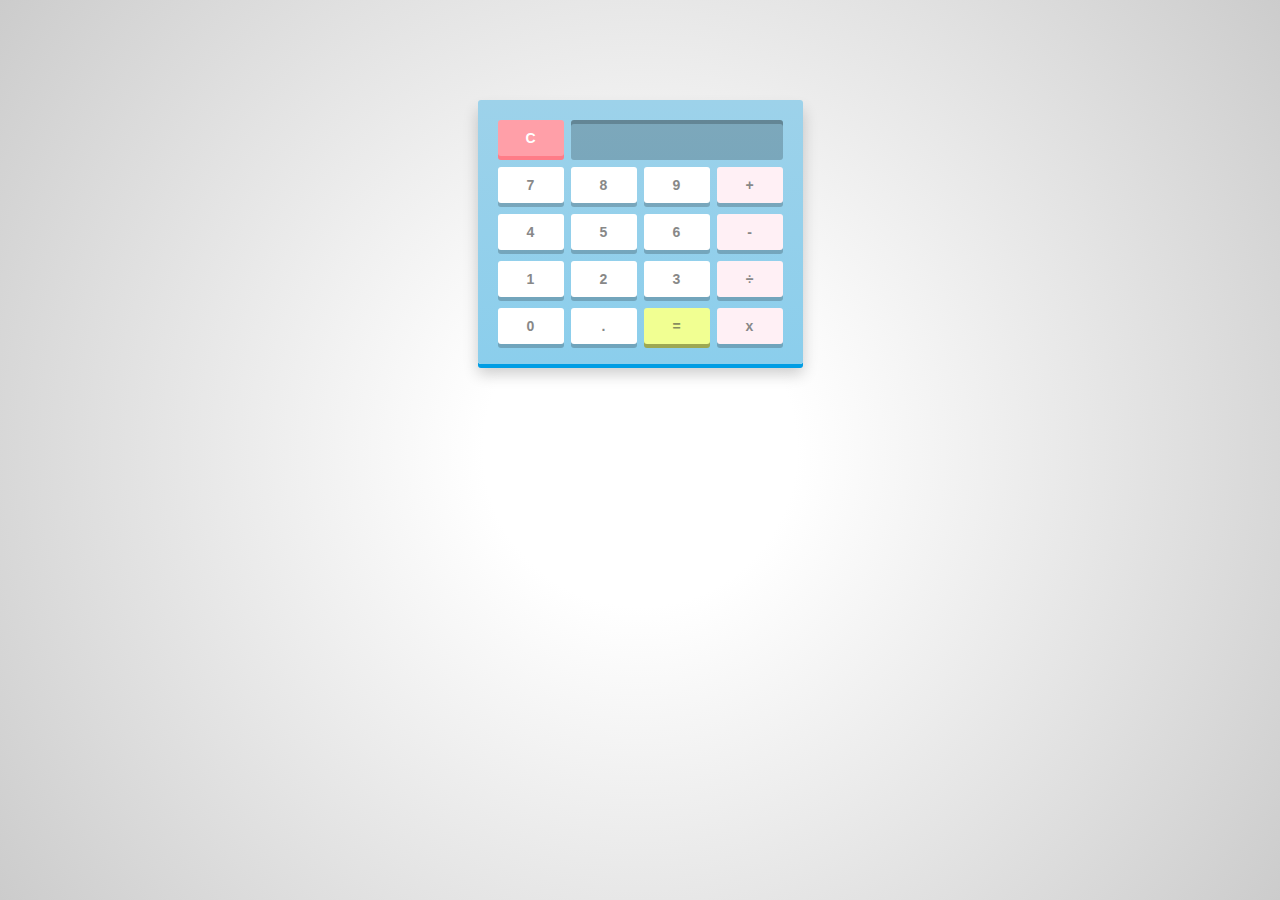
<file: html/calc.html>
<!DOCTYPE html>
<html lang="en">
<head>
    <meta charset="UTF-8">
    <title>Title</title>
    <link rel="stylesheet" type="text/css" href="../css/calc.css"/>
</head>
<body>
<div id="calculator">
    <!-- Screen and clear key -->
    <div class="top">
        <span class="clear">C</span>
        <div class="screen"></div>
    </div>

    <div class="keys">
        <!-- operators and other keys -->
        <span>7</span>
        <span>8</span>
        <span>9</span>
        <span class="operator">+</span>
        <span>4</span>
        <span>5</span>
        <span>6</span>
        <span class="operator">-</span>
        <span>1</span>
        <span>2</span>
        <span>3</span>
        <span class="operator">÷</span>
        <span>0</span>
        <span>.</span>
        <span class="eval">=</span>
        <span class="operator">x</span>
    </div>
</div>

<!-- PrefixFree -->
<script src="http://thecodeplayer.com/uploads/js/prefixfree-1.0.7.js" type="text/javascript" type="text/javascript"></script>
<script src="../js/calc.js" type="text/javascript" type="text/javascript"></script>
</body>
</html>
</file>
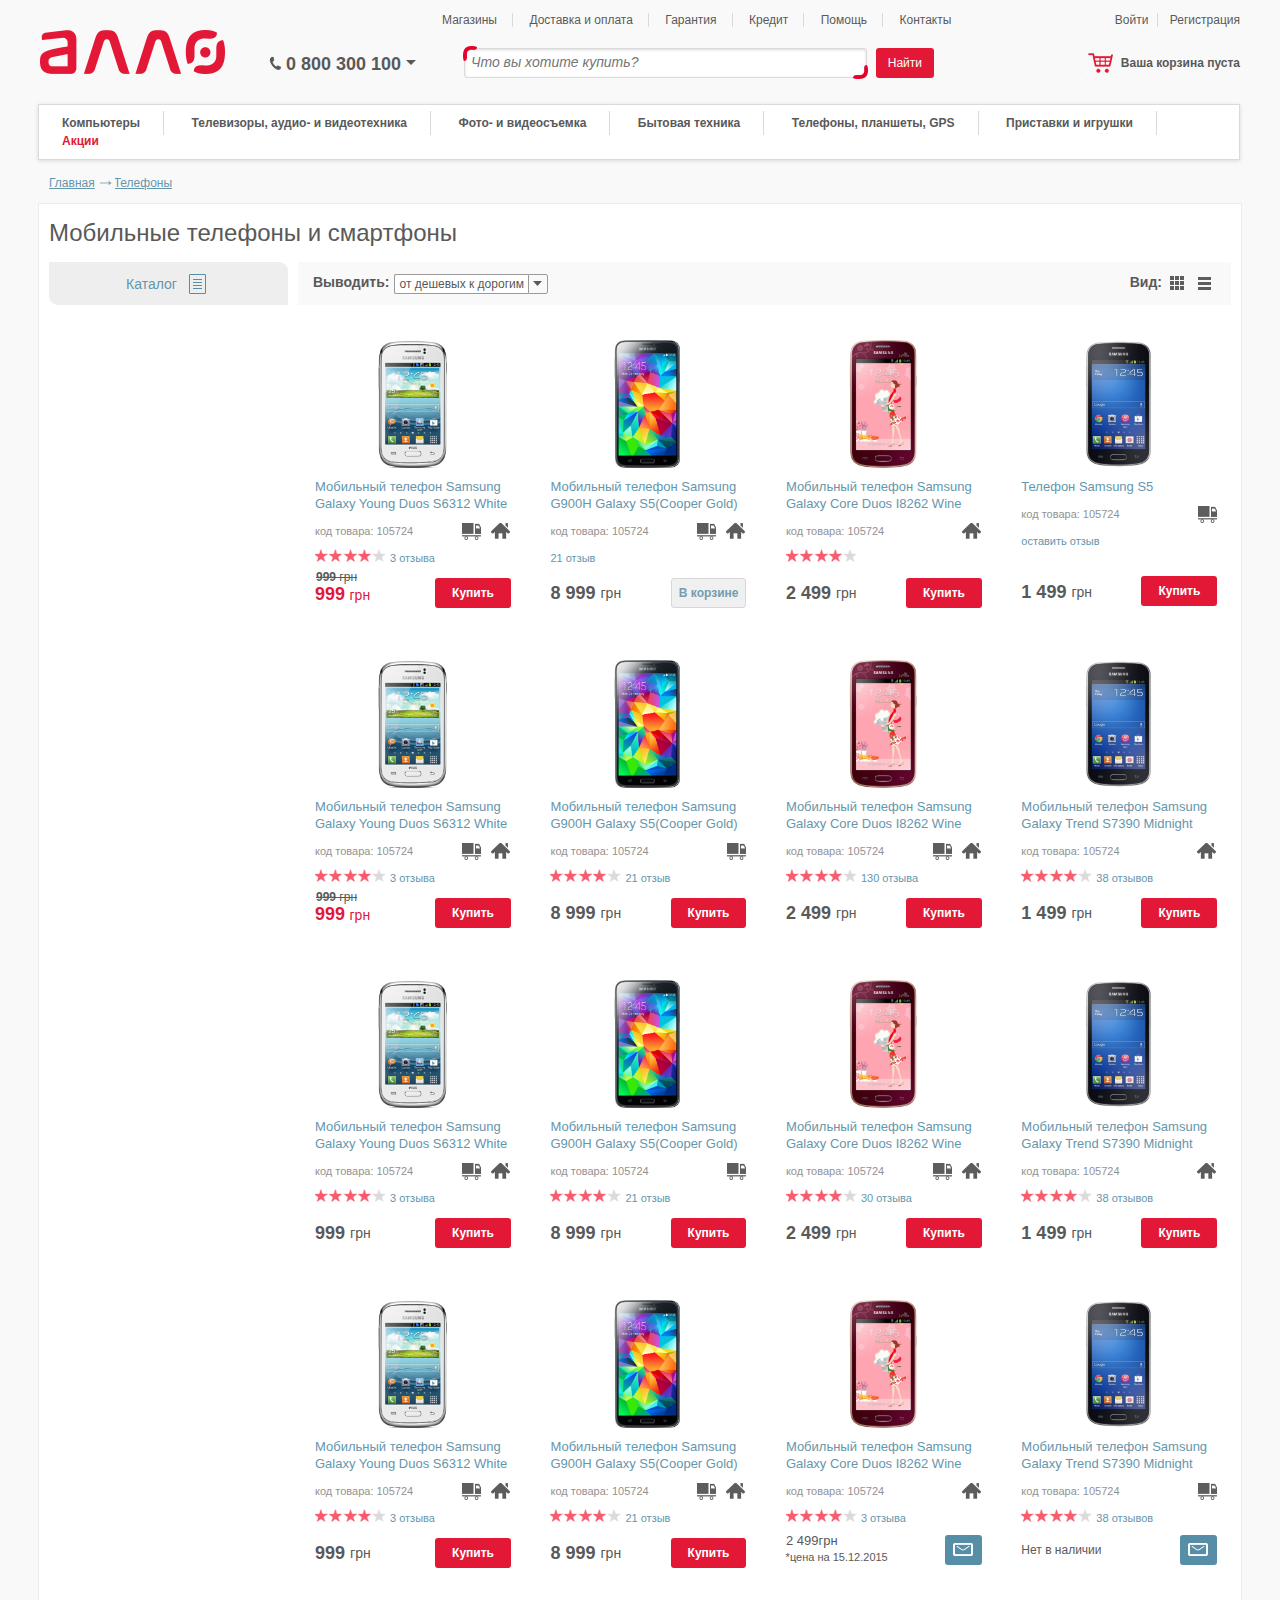
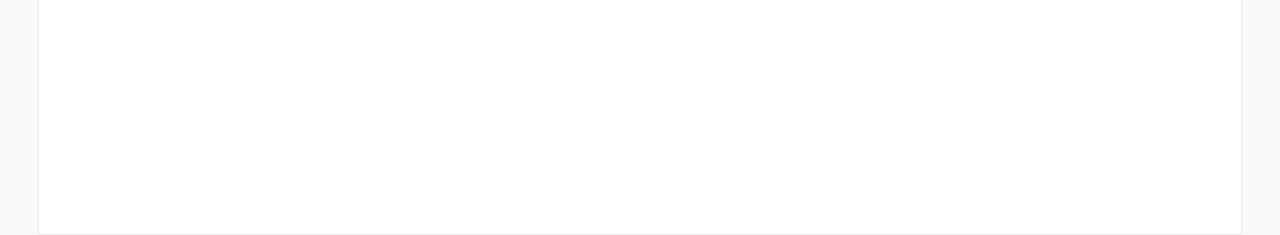
<file: html/Catalog.html>
<!DOCTYPE html>
<html lang="en">
<head>
    <meta charset="UTF-8">
    <title>Каталог</title>
    <link rel="stylesheet" type="text/css" href="../css/catalog-head_less.css"/>
    <link rel="stylesheet" type="text/css" href="../css/catalog-breadcrumbs.css"/>
    <link rel="stylesheet" type="text/css" href="../css/catalog-central_part.css"/>
    <link rel="stylesheet" type="text/css" href="../css/catalog-aside.css"/>
</head>
<body>
<header>
    <div class="header-left-side">
        <div class="logo">
        </div>
        <div class="allo-phone">
            <span class="icon icon-phone"></span>
            <span class="phone">0 800 300 100</span>
            <span class="icon phone-arrow"></span>
        </div>
    </div>

    <div class="header-main-center">
        <nav class="main-menu">
            <ul>
                <li><a href="#shops">Магазины</a></li>
                <li><a href="#delivery">Доставка и оплата</a></li>
                <li><a href="#guarantee">Гарантия</a></li>
                <li><a href="#credit">Кредит</a></li>
                <li><a href="#help">Помощь</a></li>
                <li><a href="#contacts">Контакты</a></li>
            </ul>
        </nav>

        <div class="search">
            <div class="red1"><span></span></div>
            <input type="text" placeholder="Что вы хотите купить?">
            <div class="red2"><span></span></div>
            <div class="buttons">
                <a class="btn" href="#">Найти</a>
            </div>
        </div>
    </div>

    <div class="header-right-side">
        <nav class="main-menu">
            <ul>
                <li><a href="#come">Войти</a></li>
                <li><a href="#red">Регистрация</a></li>
            </ul>
        </nav>
        <div class="basket">
        <span class="icon icon-basket"></span>
        <span>Ваша корзина пуста</span>
        </div>
    </div>

    <nav class="mega-menu">
        <ul>
            <li><a href="#">Компьютеры</a></li>
            <li><a href="#">Телевизоры, аудио- и видеотехника</a></li>
            <li><a href="#">Фото- и видеосъемка</a></li>
            <li><a href="#">Бытовая техника</a></li>
            <li><a href="#">Телефоны, планшеты, GPS</a></li>
            <li><a href="#">Приставки и игрушки</a></li>
            <li><a href="#">Акции</a></li>
        </ul>
    </nav>

    <div class="breadcrumbs">
        <a href="#">Главная</a>
        <a href="#">Телефоны</a>
    </div>
</header>

<main>
    <div class="smart">
        <span>Мобильные телефоны и смартфоны</span>
    </div>

    <div class="aside">
        <div class="line">
            <a href="#" class="text">Каталог</a>
            <span class="icon"></span>
        </div>
    </div>

    <div class="line">
        <div class="left">
        <div class="text">Выводить:</div>
        <span class="into">от дешевых к дорогим</span>
        <div class="icon"></div>
        </div>

        <div class="right">
            <div class="look">Вид:</div>
            <span class="plitka"></span>
            <span class="prosto"></span>

        </div>
    </div>

    <div class="center">
    <ul>
        <li class="first">
            <div class="catalog">
                <div class="over">
                    <a href="#" class="photo-mobile"><img src="../img/sam_gal.jpg" width="185"></a>
                    <a href="#" class="mobile">Мобильный телефон Samsung Galaxy Young Duos S6312 White</a>

                    <div class="product">
                        <span class="code">код товара: 105724</span>
                        <div class="home"><span class="icon-home"></span></div>
                        <div class="delivery"> <span class="icon-delivery_car"></span></div>
                    </div>

                    <div class="recalls">
                        <div class="stars">
                            <span class="icon-stars"></span>
                        </div>
                        <div class="recall">
                            <a href="#">3 отзыва</a>
                        </div>
                    </div>

                    <div class="old-price">
                        <span class="through"><strong>999</strong> грн</span>
                    </div>

                    <div class="price">
                        <span class="number">999</span>
                        <span class="grn">грн</span>
                    </div>

                    <div class="buy">
                        <a href="#" class="btn">Купить</a>
                    </div>

                    <div class="under">
                        <div class="compare">
                            <span class="box"></span>
                            <a href="#">Добавить к сравнению</a>
                        </div>

                        <div class="about-phone">
                            <p>
                                <span class="about1">Диагональ экрана:</span>
                                <span class="about2">4.5";</span>
                            </p>
                            <p>
                                <span class="about1">Операционная система:</span>
                                <span class="about2">Android 4.1 Jelly Bean;</span>
                            </p>
                            <p>
                                <span class="about1">Внутренняя память:</span>
                                <span class="about2"> 4 Гб;</span>
                            </p>
                            <p>
                                <span class="about1">Поддержка карт памяти:</span>
                                <span class="about2">microSD до 32 Гб;</span>
                            </p>
                            <p>
                                <span class="about1">Количество SIM-карт:</span>
                                <span class="about2">2 SIM;</span>
                            </p>
                            <p>
                                <span class="about1">Камера:</span>
                                <span class="about2">5 Mpx;</span>
                            </p>
                        </div>
                    </div>
                </div>
            </div>
        </li>
        <li class="second">
            <div class="catalog">
            <div class="over">
                    <a href="#" class="photo-mobile"><img src="../img/sam-cop.jpg" width="185"></a>
                    <a href="#" class="mobile">Мобильный телефон Samsung G900H Galaxy S5(Cooper Gold)</a>

                <div class="product">
                    <span class="code">код товара: 105724</span>
                    <div class="home"><span class="icon-home"></span></div>
                    <div class="delivery"> <span class="icon-delivery_car"></span></div>
                </div>

                <div class="recalls">
                    <div class="recall">
                        <a href="#">21 отзыв</a>
                    </div>
                </div>

                <div class="old-price">
                    <span class="through"><strong></strong></span>
                </div>

                <div class="price">
                    <span class="number">8 999</span>
                    <span class="grn">грн</span>
                </div>

                <div class="in-basket">
                    <a href="#" class="btn">В корзине</a>
                </div>

                <div class="under">
                    <div class="compare">
                        <span class="box"></span>
                        <a href="#">Добавить к сравнению</a>
                    </div>

                    <div class="about-phone">
                        <p>
                            <span class="about1">Разрешение экрана:</span>
                            <span class="about2">1920х1080";</span>
                        </p>
                        <p>
                            <span class="about1">Камера:</span>
                            <span class="about2">5 Mpx;</span>
                        </p>
                        <p>
                            <span class="about1">Количество ядер:</span>
                            <span class="about2">8;</span>
                        </p>
                        <p>
                            <span class="about1">Оперативная память:</span>
                            <span class="about2">2 Гб;</span>
                        </p>
                        <p>
                            <span class="about1">Внутренняя память:</span>
                            <span class="about2"> 16 Гб;</span>
                        </p>
                        <p>
                            <span class="about1">Bluetooth:</span>
                            <span class="about2">Bluetooth 4.0;</span>
                        </p>
                    </div>
                </div>
            </div>
        </div>
        </li>
        <li class="third">
            <div class="catalog">
                <div class="over">
                    <a href="#" class="photo-mobile"><img src="../img/sam_win.jpg" width="185"></a>
                    <a href="#" class="mobile">Мобильный телефон Samsung Galaxy Core Duos I8262 Wine</a>

                    <div class="product">
                        <span class="code">код товара: 105724</span>
                        <div class="home"><span class="icon-home"></span></div>
                    </div>

                    <div class="recalls">
                        <div class="stars">
                            <span class="icon-stars"></span>
                        </div>
                        <div class="recall">
                            <a href="#"></a>
                        </div>
                    </div>

                    <div class="old-price">
                        <span class="through"><strong></strong></span>
                    </div>

                    <div class="price">
                        <span class="number">2 499</span>
                        <span class="grn">грн</span>
                    </div>

                    <div class="buy">
                        <a href="#" class="btn">Купить</a>
                    </div>

                    <div class="under">
                        <div class="compare">
                            <span class="box"></span>
                            <a href="#">Добавить к сравнению</a>
                        </div>

                        <div class="about-phone">
                            <p>
                                <span class="about1">Диагональ экрана:</span>
                                <span class="about2">4.3";</span>
                            </p>
                            <p>
                                <span class="about1">Разрешение экрана:</span>
                                <span class="about2">480х800;</span>
                            </p>
                            <p>
                                <span class="about1">Камера:</span>
                                <span class="about2">5 Mpx;</span>

                            </p>
                            <p>
                                <span class="about1">Количество ядер:</span>
                                <span class="about2">2;</span>
                            </p>
                            <p>
                                <span class="about1">Оперативная память:</span>
                                <span class="about2">1 Гб;</span>
                            </p>
                            <p>
                                <span class="about1">Внутренняя память:</span>
                                <span class="about2"> 8 Гб;</span>
                            </p>
                        </div>
                    </div>
                </div>
            </div>
        </li>
        <li class="fourth">
            <div class="catalog">
                <div class="over">
                    <a href="#" class="photo-mobile"><img src="../img/sam_tre.jpeg" width="185"></a>
                    <a href="#" class="mobile">Телефон Samsung S5</a>

                    <div class="product">
                        <span class="code">код товара: 105724</span>
                        <div class="delivery"> <span class="icon-delivery_car"></span></div>
                    </div>

                    <div class="recalls">
                        <div class="recall">
                            <a href="#">оставить отзыв</a>
                        </div>
                    </div>

                    <div class="old-price">
                        <span class="through"><strong></strong></span>
                    </div>

                    <div class="price bottom">
                        <span class="number ">1 499</span>
                        <span class="grn">грн</span>
                    </div>

                    <div class="buy bottom">
                        <a href="#" class="btn">Купить</a>
                    </div>

                    <div class="under">
                        <div class="compare">
                            <span class="box"></span>
                            <a href="#">Добавить к сравнению</a>
                        </div>

                        <div class="about-phone">
                            <p>
                                <span class="about1">Диагональ экрана:</span>
                                <span class="about2">4";</span>
                            </p>
                            <p>
                                <span class="about1">Разрешение экрана:</span>
                                <span class="about2">800х480;</span>
                            </p>
                            <p>
                                <span class="about1">Камера:</span>
                                <span class="about2">3.15 Mpx;</span>
                            </p>
                            <p>
                                <span class="about1">Количество ядер:</span>
                                <span class="about2">microSD до 32 Гб;</span>
                            </p>
                            <p>
                                <span class="about1">Оперативная память:</span>
                                <span class="about2">512 Мб;</span>
                            </p>
                            <p>
                                <span class="about1">Внутренняя память:</span>
                                <span class="about2"> 4 Гб;</span>
                            </p>
                        </div>
                    </div>
                </div>
            </div>
        </li>
        <li class="first top">
            <div class="catalog">
                <div class="over">
                    <a href="#" class="photo-mobile"><img src="../img/sam_gal.jpg" width="185"></a>
                    <a href="#" class="mobile">Мобильный телефон Samsung Galaxy Young Duos S6312 White</a>

                    <div class="product">
                        <span class="code">код товара: 105724</span>
                        <div class="home"><span class="icon-home"></span></div>
                        <div class="delivery"> <span class="icon-delivery_car"></span></div>
                    </div>

                    <div class="recalls">
                        <div class="stars">
                            <span class="icon-stars"></span>
                        </div>
                        <div class="recall">
                            <a href="#">3 отзыва</a>
                        </div>
                    </div>

                    <div class="old-price">
                        <span class="through"><strong>999</strong> грн</span>
                    </div>

                    <div class="price">
                        <span class="number">999</span>
                        <span class="grn">грн</span>
                    </div>

                    <div class="buy">
                        <a href="#" class="btn">Купить</a>
                    </div>

                    <div class="under">
                        <div class="compare">
                            <span class="box"></span>
                            <a href="#">Добавить к сравнению</a>
                        </div>

                        <div class="about-phone">
                            <p>
                                <span class="about1">Диагональ экрана:</span>
                                <span class="about2">4.5";</span>
                            </p>
                            <p>
                                <span class="about1">Операционная система:</span>
                                <span class="about2">Android 4.1 Jelly Bean;</span>
                            </p>
                            <p>
                                <span class="about1">Внутренняя память:</span>
                                <span class="about2"> 4 Гб;</span>
                            </p>
                            <p>
                                <span class="about1">Поддержка карт памяти:</span>
                                <span class="about2">microSD до 32 Гб;</span>
                            </p>
                            <p>
                                <span class="about1">Количество SIM-карт:</span>
                                <span class="about2">2 SIM;</span>
                            </p>
                            <p>
                                <span class="about1">Камера:</span>
                                <span class="about2">5 Mpx;</span>
                            </p>
                        </div>
                    </div>
                </div>
            </div>
        </li>
        <li class="second top">
            <div class="catalog">
                <div class="over">
                    <a href="#" class="photo-mobile"><img src="../img/sam-cop.jpg" width="185"></a>
                    <a href="#" class="mobile">Мобильный телефон Samsung G900H Galaxy S5(Cooper Gold)</a>

                    <div class="product">
                        <span class="code">код товара: 105724</span>
                        <div class="delivery"> <span class="icon-delivery_car"></span></div>
                    </div>

                    <div class="recalls">
                        <div class="stars">
                            <span class="icon-stars"></span>
                        </div>
                        <div class="recall">
                            <a href="#">21 отзыв</a>
                        </div>
                    </div>

                    <div class="old-price">
                        <span class="through"><strong></strong></span>
                    </div>

                    <div class="price">
                        <span class="number">8 999</span>
                        <span class="grn">грн</span>
                    </div>

                    <div class="buy">
                        <a href="#" class="btn">Купить</a>
                    </div>

                    <div class="under">
                        <div class="compare">
                            <span class="box"></span>
                            <a href="#">Добавить к сравнению</a>
                        </div>

                        <div class="about-phone">
                            <p>
                                <span class="about1">Разрешение экрана:</span>
                                <span class="about2">1920х1080";</span>
                            </p>
                            <p>
                                <span class="about1">Камера:</span>
                                <span class="about2">5 Mpx;</span>
                            </p>
                            <p>
                                <span class="about1">Количество ядер:</span>
                                <span class="about2">8;</span>
                            </p>
                            <p>
                                <span class="about1">Оперативная память:</span>
                                <span class="about2">2 Гб;</span>
                            </p>
                            <p>
                                <span class="about1">Внутренняя память:</span>
                                <span class="about2"> 16 Гб;</span>
                            </p>
                            <p>
                                <span class="about1">Bluetooth:</span>
                                <span class="about2">Bluetooth 4.0;</span>
                            </p>
                        </div>
                    </div>
                </div>
            </div>
        </li>
        <li class="third top">
            <div class="catalog">
                <div class="over">
                    <a href="#" class="photo-mobile"><img src="../img/sam_win.jpg" width="185"></a>
                    <a href="#" class="mobile">Мобильный телефон Samsung Galaxy Core Duos I8262 Wine</a>

                    <div class="product">
                        <span class="code">код товара: 105724</span>
                        <div class="home"><span class="icon-home"></span></div>
                        <div class="delivery"> <span class="icon-delivery_car"></span></div>
                    </div>

                    <div class="recalls">
                        <div class="stars">
                            <span class="icon-stars"></span>
                        </div>
                        <div class="recall">
                            <a href="#">130 отзыва</a>
                        </div>
                    </div>

                    <div class="old-price">
                        <span class="through"><strong></strong></span>
                    </div>

                    <div class="price">
                        <span class="number">2 499</span>
                        <span class="grn">грн</span>
                    </div>

                    <div class="buy">
                        <a href="#" class="btn">Купить</a>
                    </div>

                    <div class="under">
                        <div class="compare">
                            <span class="box"></span>
                            <a href="#">Добавить к сравнению</a>
                        </div>

                        <div class="about-phone">
                            <p>
                                <span class="about1">Диагональ экрана:</span>
                                <span class="about2">4.3";</span>
                            </p>
                            <p>
                                <span class="about1">Разрешение экрана:</span>
                                <span class="about2">480х800;</span>
                            </p>
                            <p>
                                <span class="about1">Камера:</span>
                                <span class="about2">5 Mpx;</span>

                            </p>
                            <p>
                                <span class="about1">Количество ядер:</span>
                                <span class="about2">2;</span>
                            </p>
                            <p>
                                <span class="about1">Оперативная память:</span>
                                <span class="about2">1 Гб;</span>
                            </p>
                            <p>
                                <span class="about1">Внутренняя память:</span>
                                <span class="about2"> 8 Гб;</span>
                            </p>
                        </div>
                    </div>
                </div>
            </div>
        </li>
        <li class="fourth top">
            <div class="catalog">
                <div class="over">
                    <a href="#" class="photo-mobile"><img src="../img/sam_tre.jpeg" width="185"></a>
                    <a href="#" class="mobile">Мобильный телефон Samsung Galaxy Trend S7390 Midnight</a>

                    <div class="product">
                        <span class="code">код товара: 105724</span>
                        <div class="home"><span class="icon-home"></span></div>
                    </div>

                    <div class="recalls">
                        <div class="stars">
                            <span class="icon-stars"></span>
                        </div>
                        <div class="recall">
                            <a href="#">38 отзывов</a>
                        </div>
                    </div>

                    <div class="old-price">
                        <span class="through"><strong></strong></span>
                    </div>

                    <div class="price">
                        <span class="number">1 499</span>
                        <span class="grn">грн</span>
                    </div>

                    <div class="buy">
                        <a href="#" class="btn">Купить</a>
                    </div>

                    <div class="under">
                        <div class="compare">
                            <span class="box"></span>
                            <a href="#">Добавить к сравнению</a>
                        </div>

                        <div class="about-phone">
                            <p>
                                <span class="about1">Диагональ экрана:</span>
                                <span class="about2">4";</span>
                            </p>
                            <p>
                                <span class="about1">Разрешение экрана:</span>
                                <span class="about2">800х480;</span>
                            </p>
                            <p>
                                <span class="about1">Камера:</span>
                                <span class="about2">3.15 Mpx;</span>
                            </p>
                            <p>
                                <span class="about1">Количество ядер:</span>
                                <span class="about2">microSD до 32 Гб;</span>
                            </p>
                            <p>
                                <span class="about1">Оперативная память:</span>
                                <span class="about2">512 Мб;</span>
                            </p>
                            <p>
                                <span class="about1">Внутренняя память:</span>
                                <span class="about2"> 4 Гб;</span>
                            </p>
                        </div>
                    </div>
                </div>
            </div>
        </li>
        <li class="first-old top">
            <div class="catalog">
                <div class="over">
                    <a href="#" class="photo-mobile"><img src="../img/sam_gal.jpg" width="185"></a>
                    <a href="#" class="mobile">Мобильный телефон Samsung Galaxy Young Duos S6312 White</a>

                    <div class="product">
                        <span class="code">код товара: 105724</span>
                        <div class="home"><span class="icon-home"></span></div>
                        <div class="delivery"> <span class="icon-delivery_car"></span></div>
                    </div>

                    <div class="recalls">
                        <div class="stars">
                            <span class="icon-stars"></span>
                        </div>
                        <div class="recall">
                            <a href="#">3 отзыва</a>
                        </div>
                    </div>

                    <div class="old-price">
                        <span class="through"><strong></strong></span>
                    </div>

                    <div class="price">
                        <span class="number">999</span>
                        <span class="grn">грн</span>
                    </div>

                    <div class="buy">
                        <a href="#" class="btn">Купить</a>
                    </div>

                    <div class="under">
                        <div class="compare">
                            <span class="box"></span>
                            <a href="#">Добавить к сравнению</a>
                        </div>

                        <div class="about-phone">
                            <p>
                                <span class="about1">Диагональ экрана:</span>
                                <span class="about2">4.5";</span>
                            </p>
                            <p>
                                <span class="about1">Операционная система:</span>
                                <span class="about2">Android 4.1 Jelly Bean;</span>
                            </p>
                            <p>
                                <span class="about1">Внутренняя память:</span>
                                <span class="about2"> 4 Гб;</span>
                            </p>
                            <p>
                                <span class="about1">Поддержка карт памяти:</span>
                                <span class="about2">microSD до 32 Гб;</span>
                            </p>
                            <p>
                                <span class="about1">Количество SIM-карт:</span>
                                <span class="about2">2 SIM;</span>
                            </p>
                            <p>
                                <span class="about1">Камера:</span>
                                <span class="about2">5 Mpx;</span>
                            </p>
                        </div>
                    </div>
                </div>
            </div>
        </li>
        <li class="second top">
            <div class="catalog">
                <div class="over">
                    <a href="#" class="photo-mobile"><img src="../img/sam-cop.jpg" width="185"></a>
                    <a href="#" class="mobile">Мобильный телефон Samsung G900H Galaxy S5(Cooper Gold)</a>

                    <div class="product">
                        <span class="code">код товара: 105724</span>
                        <div class="delivery"> <span class="icon-delivery_car"></span></div>
                    </div>

                    <div class="recalls">
                        <div class="recall">
                            <div class="stars">
                                <span class="icon-stars"></span>
                            </div>
                            <a href="#">21 отзыв</a>
                        </div>
                    </div>

                    <div class="old-price">
                        <span class="through"><strong></strong></span>
                    </div>

                    <div class="price">
                        <span class="number">8 999</span>
                        <span class="grn">грн</span>
                    </div>

                    <div class="buy">
                        <a href="#" class="btn">Купить</a>
                    </div>

                    <div class="under">
                        <div class="compare">
                            <span class="box"></span>
                            <a href="#">Добавить к сравнению</a>
                        </div>

                        <div class="about-phone">
                            <p>
                                <span class="about1">Разрешение экрана:</span>
                                <span class="about2">1920х1080";</span>
                            </p>
                            <p>
                                <span class="about1">Камера:</span>
                                <span class="about2">5 Mpx;</span>
                            </p>
                            <p>
                                <span class="about1">Количество ядер:</span>
                                <span class="about2">8;</span>
                            </p>
                            <p>
                                <span class="about1">Оперативная память:</span>
                                <span class="about2">2 Гб;</span>
                            </p>
                            <p>
                                <span class="about1">Внутренняя память:</span>
                                <span class="about2"> 16 Гб;</span>
                            </p>
                            <p>
                                <span class="about1">Bluetooth:</span>
                                <span class="about2">Bluetooth 4.0;</span>
                            </p>
                        </div>
                    </div>
                </div>
            </div>
        </li>
        <li class="third top">
            <div class="catalog">
                <div class="over">
                    <a href="#" class="photo-mobile"><img src="../img/sam_win.jpg" width="185"></a>
                    <a href="#" class="mobile">Мобильный телефон Samsung Galaxy Core Duos I8262 Wine</a>

                    <div class="product">
                        <span class="code">код товара: 105724</span>
                        <div class="home"><span class="icon-home"></span></div>
                        <div class="delivery"> <span class="icon-delivery_car"></span></div>
                    </div>

                    <div class="recalls">
                        <div class="stars">
                            <span class="icon-stars"></span>
                        </div>
                        <div class="recall">
                            <a href="#">30 отзыва</a>
                        </div>
                    </div>

                    <div class="old-price">
                        <span class="through"><strong></strong></span>
                    </div>

                    <div class="price">
                        <span class="number">2 499</span>
                        <span class="grn">грн</span>
                    </div>

                    <div class="buy">
                        <a href="#" class="btn">Купить</a>
                    </div>

                    <div class="under">
                        <div class="compare">
                            <span class="box"></span>
                            <a href="#">Добавить к сравнению</a>
                        </div>

                        <div class="about-phone">
                            <p>
                                <span class="about1">Диагональ экрана:</span>
                                <span class="about2">4.3";</span>
                            </p>
                            <p>
                                <span class="about1">Разрешение экрана:</span>
                                <span class="about2">480х800;</span>
                            </p>
                            <p>
                                <span class="about1">Камера:</span>
                                <span class="about2">5 Mpx;</span>

                            </p>
                            <p>
                                <span class="about1">Количество ядер:</span>
                                <span class="about2">2;</span>
                            </p>
                            <p>
                                <span class="about1">Оперативная память:</span>
                                <span class="about2">1 Гб;</span>
                            </p>
                            <p>
                                <span class="about1">Внутренняя память:</span>
                                <span class="about2"> 8 Гб;</span>
                            </p>
                        </div>
                    </div>
                </div>
            </div>
        </li>
        <li class="fourth top">
            <div class="catalog">
                <div class="over">
                    <a href="#" class="photo-mobile"><img src="../img/sam_tre.jpeg" width="185"></a>
                    <a href="#" class="mobile">Мобильный телефон Samsung Galaxy Trend S7390 Midnight</a>

                    <div class="product">
                        <span class="code">код товара: 105724</span>
                        <div class="home"><span class="icon-home"></span></div>
                    </div>

                    <div class="recalls">
                        <div class="stars">
                            <span class="icon-stars"></span>
                        </div>
                        <div class="recall">
                            <a href="#">38 отзывов</a>
                        </div>
                    </div>

                    <div class="old-price">
                        <span class="through"><strong></strong></span>
                    </div>

                    <div class="price">
                        <span class="number">1 499</span>
                        <span class="grn">грн</span>
                    </div>

                    <div class="buy">
                        <a href="#" class="btn">Купить</a>
                    </div>

                    <div class="under">
                        <div class="compare">
                            <span class="box"></span>
                            <a href="#">Добавить к сравнению</a>
                        </div>

                        <div class="about-phone">
                            <p>
                                <span class="about1">Диагональ экрана:</span>
                                <span class="about2">4";</span>
                            </p>
                            <p>
                                <span class="about1">Разрешение экрана:</span>
                                <span class="about2">800х480;</span>
                            </p>
                            <p>
                                <span class="about1">Камера:</span>
                                <span class="about2">3.15 Mpx;</span>
                            </p>
                            <p>
                                <span class="about1">Количество ядер:</span>
                                <span class="about2">microSD до 32 Гб;</span>
                            </p>
                            <p>
                                <span class="about1">Оперативная память:</span>
                                <span class="about2">512 Мб;</span>
                            </p>
                            <p>
                                <span class="about1">Внутренняя память:</span>
                                <span class="about2"> 4 Гб;</span>
                            </p>
                        </div>
                    </div>
                </div>
            </div>
        </li>
        <li class="first-old top">
            <div class="catalog">
                <div class="over">
                    <a href="#" class="photo-mobile"><img src="../img/sam_gal.jpg" width="185"></a>
                    <a href="#" class="mobile">Мобильный телефон Samsung Galaxy Young Duos S6312 White</a>

                    <div class="product">
                        <span class="code">код товара: 105724</span>
                        <div class="home"><span class="icon-home"></span></div>
                        <div class="delivery"> <span class="icon-delivery_car"></span></div>
                    </div>

                    <div class="recalls">
                        <div class="stars">
                            <span class="icon-stars"></span>
                        </div>
                        <div class="recall">
                            <a href="#">3 отзыва</a>
                        </div>
                    </div>

                    <div class="old-price">
                        <span class="through"><strong></strong></span>
                    </div>

                    <div class="price">
                        <span class="number">999</span>
                        <span class="grn">грн</span>
                    </div>

                    <div class="buy">
                        <a href="#" class="btn">Купить</a>
                    </div>

                    <div class="under">
                        <div class="compare">
                            <span class="box"></span>
                            <a href="#">Добавить к сравнению</a>
                        </div>

                        <div class="about-phone">
                            <p>
                                <span class="about1">Диагональ экрана:</span>
                                <span class="about2">4.5";</span>
                            </p>
                            <p>
                                <span class="about1">Операционная система:</span>
                                <span class="about2">Android 4.1 Jelly Bean;</span>
                            </p>
                            <p>
                                <span class="about1">Внутренняя память:</span>
                                <span class="about2"> 4 Гб;</span>
                            </p>
                            <p>
                                <span class="about1">Поддержка карт памяти:</span>
                                <span class="about2">microSD до 32 Гб;</span>
                            </p>
                            <p>
                                <span class="about1">Количество SIM-карт:</span>
                                <span class="about2">2 SIM;</span>
                            </p>
                            <p>
                                <span class="about1">Камера:</span>
                                <span class="about2">5 Mpx;</span>
                            </p>
                        </div>
                    </div>
                </div>
            </div>
        </li>
        <li class="second top">
            <div class="catalog">
                <div class="over">
                    <a href="#" class="photo-mobile"><img src="../img/sam-cop.jpg" width="185"></a>
                    <a href="#" class="mobile">Мобильный телефон Samsung G900H Galaxy S5(Cooper Gold)</a>

                    <div class="product">
                        <span class="code">код товара: 105724</span>
                        <div class="home"><span class="icon-home"></span></div>
                        <div class="delivery"> <span class="icon-delivery_car"></span></div>
                    </div>

                    <div class="recalls">
                        <div class="recall">
                            <div class="stars">
                                <span class="icon-stars"></span>
                            </div>
                            <a href="#">21 отзыв</a>
                        </div>
                    </div>

                    <div class="old-price">
                        <span class="through"><strong></strong></span>
                    </div>

                    <div class="price">
                        <span class="number">8 999</span>
                        <span class="grn">грн</span>
                    </div>

                    <div class="buy">
                        <a href="#" class="btn">Купить</a>
                    </div>

                    <div class="under">
                        <div class="compare">
                            <span class="box"></span>
                            <a href="#">Добавить к сравнению</a>
                        </div>

                        <div class="about-phone">
                            <p>
                                <span class="about1">Разрешение экрана:</span>
                                <span class="about2">1920х1080";</span>
                            </p>
                            <p>
                                <span class="about1">Камера:</span>
                                <span class="about2">5 Mpx;</span>
                            </p>
                            <p>
                                <span class="about1">Количество ядер:</span>
                                <span class="about2">8;</span>
                            </p>
                            <p>
                                <span class="about1">Оперативная память:</span>
                                <span class="about2">2 Гб;</span>
                            </p>
                            <p>
                                <span class="about1">Внутренняя память:</span>
                                <span class="about2"> 16 Гб;</span>
                            </p>
                            <p>
                                <span class="about1">Bluetooth:</span>
                                <span class="about2">Bluetooth 4.0;</span>
                            </p>
                        </div>
                    </div>
                </div>
            </div>
        </li>
        <li class="third top">
            <div class="catalog">
                <div class="over">
                    <a href="#" class="photo-mobile"><img src="../img/sam_win.jpg" width="185"></a>
                    <a href="#" class="mobile">Мобильный телефон Samsung Galaxy Core Duos I8262 Wine</a>

                    <div class="product">
                        <span class="code">код товара: 105724</span>
                        <div class="home"><span class="icon-home"></span></div>
                    </div>

                    <div class="recalls">
                        <div class="stars">
                            <span class="icon-stars"></span>
                        </div>
                        <div class="recall">
                            <a href="#">3 отзыва</a>
                        </div>
                    </div>

                    <div class="old-price">
                        <span class="through"><strong></strong></span>
                    </div>

                    <div class="price-date">
                        <span class="number">2 499</span>
                        <span class="grn"> грн</span>
                        <span class="date">*цена на 15.12.2015</span>
                    </div>

                    <div class="mail">
                        <a href="#" class="btn"><img src="../img/card.png"</a>
                    </div>

                    <div class="under">
                        <div class="compare">
                            <span class="box"></span>
                            <a href="#">Добавить к сравнению</a>
                        </div>

                        <div class="about-phone">
                            <p>
                                <span class="about1">Диагональ экрана:</span>
                                <span class="about2">4.3";</span>
                            </p>
                            <p>
                                <span class="about1">Разрешение экрана:</span>
                                <span class="about2">480х800;</span>
                            </p>
                            <p>
                                <span class="about1">Камера:</span>
                                <span class="about2">5 Mpx;</span>

                            </p>
                            <p>
                                <span class="about1">Количество ядер:</span>
                                <span class="about2">2;</span>
                            </p>
                            <p>
                                <span class="about1">Оперативная память:</span>
                                <span class="about2">1 Гб;</span>
                            </p>
                            <p>
                                <span class="about1">Внутренняя память:</span>
                                <span class="about2"> 8 Гб;</span>
                            </p>
                        </div>
                    </div>
                </div>
            </div>
        </li>
        <li class="fourth top last">
            <div class="catalog">
                <div class="over">
                    <a href="#" class="photo-mobile"><img src="../img/sam_tre.jpeg" width="185"></a>
                    <a href="#" class="mobile">Мобильный телефон Samsung Galaxy Trend S7390 Midnight</a>

                    <div class="product">
                        <span class="code">код товара: 105724</span>
                        <div class="delivery"> <span class="icon-delivery_car"></span></div>
                    </div>

                    <div class="recalls">
                        <div class="stars">
                            <span class="icon-stars"></span>
                        </div>
                        <div class="recall">
                            <a href="#">38 отзывов</a>
                        </div>
                    </div>

                    <div class="old-price">
                        <span class="through"><strong></strong></span>
                    </div>
                    <!--
                    <div class="price">
                        <span class="number"></span>
                        <span class="grn"></span>
                    </div>
                    -->
                    <div class="not-f">
                        <span>Нет в наличии</span>
                    </div>

                    <div class="mail">
                        <a href="#" class="btn"><img src="../img/card.png"></a>
                    </div>

                    <div class="under">
                        <div class="compare">
                            <span class="box"></span>
                            <a href="#">Добавить к сравнению</a>
                        </div>

                        <div class="about-phone">
                            <p>
                                <span class="about1">Диагональ экрана:</span>
                                <span class="about2">4";</span>
                            </p>
                            <p>
                                <span class="about1">Разрешение экрана:</span>
                                <span class="about2">800х480;</span>
                            </p>
                            <p>
                                <span class="about1">Камера:</span>
                                <span class="about2">3.15 Mpx;</span>
                            </p>
                            <p>
                                <span class="about1">Количество ядер:</span>
                                <span class="about2">microSD до 32 Гб;</span>
                            </p>
                            <p>
                                <span class="about1">Оперативная память:</span>
                                <span class="about2">512 Мб;</span>
                            </p>
                            <p>
                                <span class="about1">Внутренняя память:</span>
                                <span class="about2"> 4 Гб;</span>
                            </p>
                        </div>
                    </div>
                </div>
            </div>
        </li>
    </ul>
    </div>
</main>
</body>
</html>
</file>
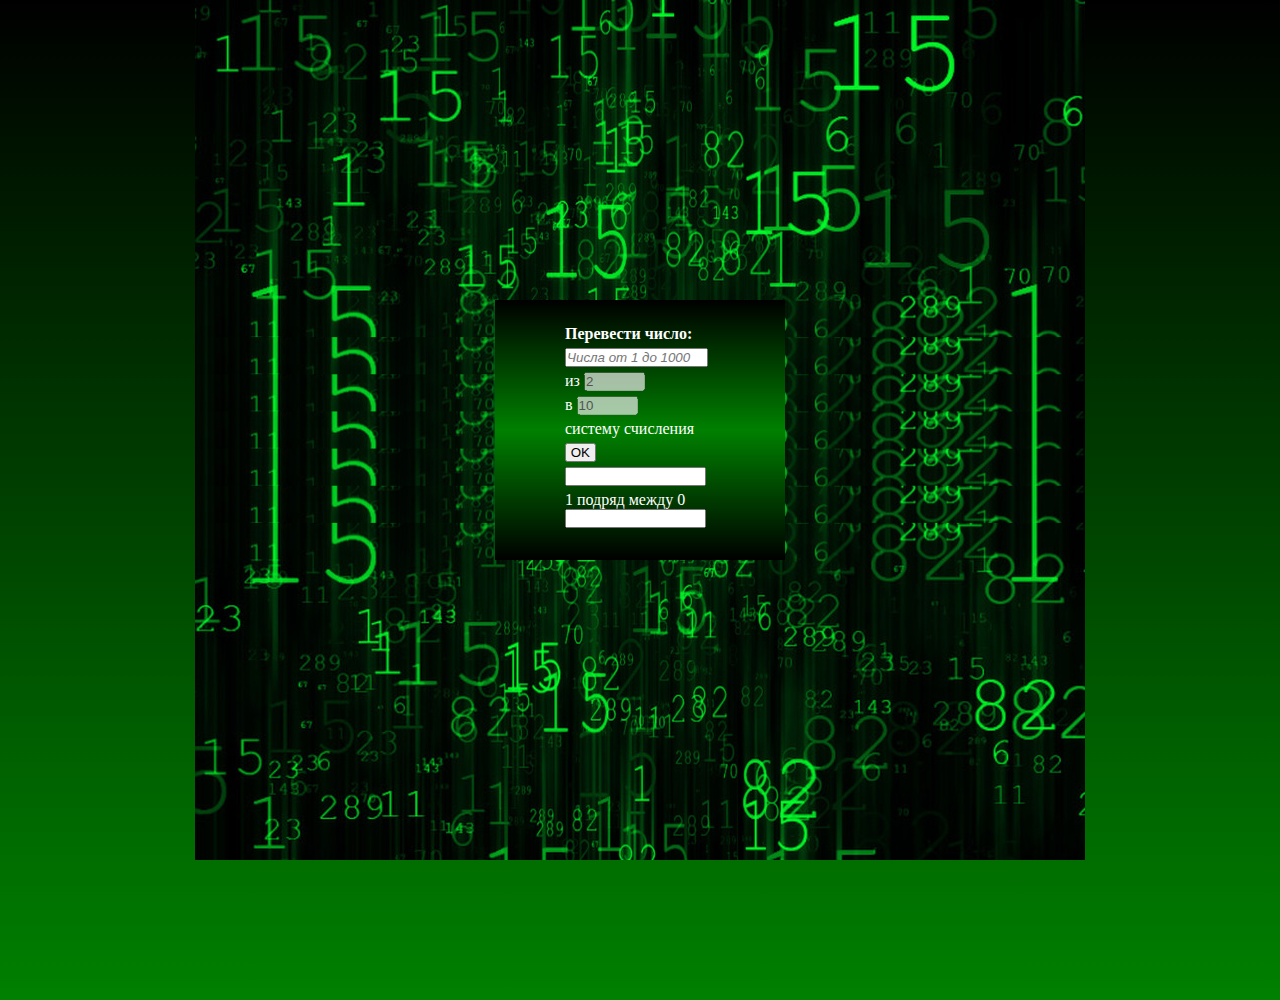
<file: html/new.html>
<!DOCTYPE html>
<html>
<head>
    <meta charset="UTF-8">
    <title>JS</title>
    <link rel="stylesheet" type="text/css" href="../css/new.css"/>
</head>
<body>
<main>
    <div class="convertor">
        <form>
            <p><strong>Перевести число:</strong></p>
            <p> <input type="text" name="num" size="15" placeholder="Числа от 1 до 1000"></p>
                <p>из <input type="text" name="system_from" value="2" size="5" disabled ></p>
                 <p>в <input type="text" name="system_to" value="10" size="5" disabled><p/> систему счисления
            <p><input type="button" value=" OK " onclick="convert(this.form)"></p>
            <p><input type="text" name="result" size="15"></p>
            <p>1 подряд между 0 <input type="text" name="ones" size="15"></p>
        </form>
    </div>
</main>

<script src="../js/new.js"></script>
</body>
</html>
</file>
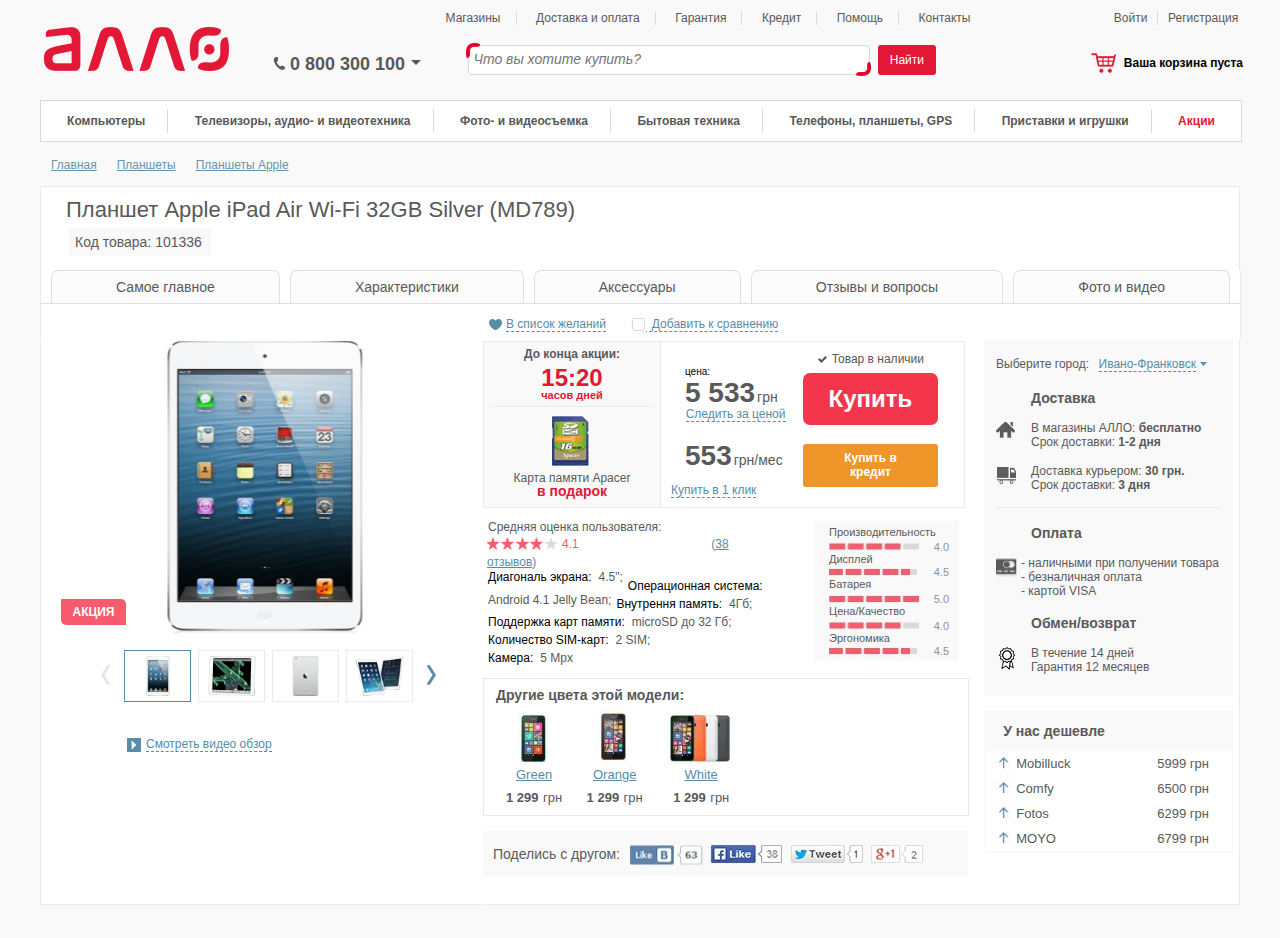
<file: html/page_plan.html>
<!DOCTYPE html>
<html>
<head>
    <title>Начало</title>
    <meta charset="utf-8">
    <link rel="stylesheet" type="text/css" href="../css/page_plan_less.css"/>
    <script src="//ajax.googleapis.com/ajax/libs/jquery/1.8.2/jquery.min.js"></script>
    <script src="../bsslider/jquery.bxslider.min.js"></script>
    <link href="../bsslider/jquery.bxslider.css" rel="stylesheet"/>
    <script src="../js/page_plan.js"></script>
</head>
<body>
<header>
    <div class="header-main-center">
        <nav class="main-menu">
            <ul>
                <li><a href="#shops">Магазины</a></li>
                <li><a href="#delivery">Доставка и оплата</a></li>
                <li><a href="#guarantee">Гарантия</a></li>
                <li><a href="#credit">Кредит</a></li>
                <li><a href="#help">Помощь</a></li>
                <li><a href="#contacts">Контакты</a></li>
            </ul>
        </nav>
        <div class="phone">
            <div class="icon-phone"><span></span></div>
            <p>0 800 300 100</p>
            <div class="arrow-phone"><span></span></div>
        </div>

        <div class="search">
            <div class="red1"></div>
            <input type="text" placeholder="Что вы хотите купить?">
            <div class="red2"></div>
            <div class="buttons">
                <a class="btn" href="#">Найти</a>
            </div>
        </div>
    </div>

    <div class="header-main-left">
        <div class="registration">
            <nav class="reg">
                <ul>
                    <li><a href="#enter">Войти</a></li>
                    <li><a href="#check-in">Регистрация</a></li>
                </ul>
            </nav>
            <div class="basket">
                <div class="icon-basket"><span></span></div>
                <p>Ваша корзина пуста</p>
            </div>
        </div>
    </div>
    <nav class="stuff">
        <ul>
            <li><a href="#">Компьютеры</a></li>
            <li><a href="#">Телевизоры, аудио- и видеотехника</a></li>
            <li><a href="#"></a>Фото- и видеосъемка</li>
            <li><a href="#"></a>Бытовая техника</li>
            <li><a href="#"></a>Телефоны, планшеты, GPS</li>
            <li><a href="#"></a>Приставки и игрушки</li>
            <li><a href="#"></a>Акции</li>
        </ul>
    </nav>
    <div class="ref">
        <a href="#">Главная</a>
        <a href="#">Планшеты</a>
        <a href="#">Планшеты Apple</a>
    </div>
</header>
<main class="white">
    <div class="plan">
        <h1>Планшет Apple iPad Air Wi-Fi 32GB Silver (MD789)</h1>
        <span class="cod"><p>Код товара: 101336</p></span>
    </div>
    <nav class="about">
        <section class="content">
            <ul>
                <li><a href="#">Самое главное</a></li>
                <li><a href="#">Характеристики</a></li>
                <li><a href="#">Аксессуары</a></li>
                <li><a href="#">Отзывы и вопросы</a></li>
                <li><a href="#">Фото и видео</a></li>
            </ul>
        </section>
    </nav>
    <div class="checkbox">
        <div class="dis">
            <span class="heart"></span>
            <a href="#">В список желаний</a>
        </div>

        <div class="check">
            <input type="checkbox" name="checkbox" id="comparison">
            <label for="comparison"><span></span>Добавить к сравнению</label>
        </div>
    </div>
    <section class="apple">
        <div class="left">
            <div class="slider">
                <li><img src="../img/1.jpg" /></li>
                <li><img src="../img/2.jpg" /></li>
                <li><img src="../img/4.jpg" /></li>
                <li><img src="../img/3.jpg" /></li>
            </div>
            <div class="mini-img" id="bx-pager">
                <a class="first" data-slide-index="0" href=""><img src="../img/1.jpg" width="50" height="40" /></a>
                <a data-slide-index="1" href=""><img src="../img/2.jpg" width="50" height="40" /></a>
                <a data-slide-index="2" href=""><img src="../img/4.jpg" width="55" height="40" /></a>
                <a data-slide-index="3" href=""><img src="../img/3.jpg" width="55" height="40" /></a>
            </div>
            <div id="prev-slide"><a href="#prev">Prev</a></div>
            <div id="next-slide"><a href="#next">Next</a></div>
            <div class="stock">
                <p>Акция</p>

            </div>
            <div class="video">
                <div class="icon-video"><span></span></div>
                <a href="#">Смотреть видео обзор</a>
            </div>


        </div>

        <article class="center">
            <div class="top">
                <div class="border">
                    <div class="for-end">
                        <div class="time">
                            <h3>До конца акции:</h3>
                            <p>15:20</p>
                            <p class="border-must">часов дней</p>
                        </div>
                        <div class="gift">
                            <div class="apaser">
                            <span></span>
                            </div>
                            <p>Карта памяти Apacer</p>
                            <p>в подарок</p>
                        </div>
                    </div>

                    <div class="price">
                        <div class="icon">
                            <span></span>
                        </div>
                        <span class="product">Товар в наличии</span>
                        <div class="top-1">
                            <p>цена:</p>
                            <span>5 533</span>
                            <span class="grn">грн</span>
                            <a class="follow" href="#">Следить за ценой</a>
                            <a class="buy-1" href="#">Купить</a>
                        </div>
                        <div class="top-2">
                            <span>553</span>
                            <span class="grn grn-month">грн/мес</span>
                            <a class="buy-2" href="#">Купить в кредит</a>
                        </div>
                        <div class="top-bot">
                            <a class="follow" href="#">Купить в 1 клик</a>
                        </div>
                    </div>
                </div>
            </div>
            <div class="middle-1">
                <div class="recall-pl">
                    <p>
                        <span class="eval">Средняя оценка пользователя:</span>
                    </p><br>
                    <div class="stars">
                        <div class="icon-stars"><span></span></div>
                        <div class="eval-star">
                    <span class="recall" style="color: #568da7; font-size: 12px"><span class="red">4.1</span>
                        (<a href="#">38 отзывов</a>)
                    </span>
                        </div>
                    </div>
                </div>
                <div class="about-pl">
                    <p>
                        <span class="about1">Диагональ экрана:</span>
                        <span class="about2">4.5";</span>
                    </p><br>
                    <p>
                        <span class="about1">Операционная система:</span>
                        <span class="about2">Android 4.1 Jelly Bean;</span>
                    </p><br>
                    <p>
                        <span class="about1">Внутрення память:</span>
                        <span class="about2">4Гб;</span>
                    </p><br>
                    <p>
                        <span class="about1">Поддержка карт памяти:</span>
                        <span class="about2">microSD до 32 Гб;</span>
                    </p><br>
                    <p>
                        <span class="about1">Количество SIM-карт:</span>
                        <span class="about2">2 SIM;</span>
                    </p><br>
                    <p>
                        <span class="about1">Камера:</span>
                        <span class="about2">5 Mpx</span>
                    </p>
                </div>
            </div>
            <div class="middle-2">
                <span class="rating-pl">Производительность</span>
                <div class="number1">
                    <span class="number">4.0</span>
                </div>

                <span class="rating-pl">Дисплей</span>
                <div class="number2">
                    <span class="number">4.5</span>
                </div>

                <span class="rating-pl">Батарея</span>
                <div class="number3">
                    <span class="number">5.0</span>
                </div>

                <span class="rating-pl">Цена/Качество</span>
                <div class="number1">
                    <span class="number">4.0</span>
                </div>

                <span class="rating-pl">Эргономика</span>
                <div class="number2">
                    <span class="number">4.5</span>
                </div>
            </div>
            <div class="another">
                <h3>Другие цвета этой модели:</h3>
                <ul>
                    <li>
                        <a class="image" href="#">
                            <img src="../img/color-1.jpg">
                        </a>
                        <div class="an-col">
                            <a href="#">Green</a>
                        </div>
                        <div class="an-price">
                            <span class="an1">1 299</span>
                            <span class="an2">грн</span>
                        </div>
                    </li>

                    <li>
                        <a class="image" href="#">
                            <img src="../img/color-2.jpg">
                        </a>
                        <div class="an-col">
                            <a href="#">Orange</a>
                        </div>
                        <div class="an-price">
                            <span class="an1">1 299</span>
                            <span class="an2">грн</span>
                        </div>
                    </li>

                    <li>
                        <a class="image" href="#">
                            <img src="../img/color-3.jpg">
                        </a>
                        <div class="an-col">
                            <a href="#">White</a>
                        </div>
                        <div class="an-price">
                            <span class="an1">1 299</span>
                            <span class="an2">грн</span>
                        </div>
                    </li>
                </ul>
            </div>
            <div class="bottom">
                <p>Поделись с другом:</p>
                <div class="soc-icon"></div>
            </div>
        </article>
        <aside class="right">
            <div class="info">
                <div class="city">
                    <p>Выберите город:</p>
                    <a href="#">Ивано-Франковск</a>
                    <div class="city-arrow"><span></span>
                    </div>
                </div>

                <div class="delivery">
                    <h2>Доставка</h2>
                    <div class="icons">
                        <div class="home"><span></span></div>
                        <div class="delivery-car"><span ></span></div>
                        <div class="icon-card"><span></span></div>
                        <div class="icon-ex"><span></span></div>
                    </div>
                    <p>В магазины АЛЛО: <strong>бесплатно</strong> <br>Срок доставки: <strong>1-2 дня</strong></p>
                    <p>Доставка курьером: <strong>30 грн.</strong> <br> Срок доставки: <strong>3 дня</strong></p>
                </div>

                <div class="payment">
                    <h2>Оплата</h2>
                    <ul>
                        <li>- наличными при получении товара</li>
                        <li>- безналичная оплата</li>
                        <li>- картой VISA</li>
                    </ul>
                </div>

                <div class="exchange">
                    <h2>Обмен/возврат</h2>
                    <p>В течение 14 дней</p>
                    <p>Гарантия 12 месяцев</p>
                </div>
            </div>
            <div class="table">
                <table>
                    <tr>
                        <th colspan="3" class="col1">У нас дешевле</th>
                    </tr>
                    <tr>
                        <td></td>
                        <td>Mobilluck</td>
                        <td>5999 грн</td>
                    </tr>
                    <tr>
                        <td></td>
                        <td>Comfy</td>
                        <td>6500 грн</td>
                    </tr>
                    <tr>
                        <td></td>
                        <td>Fotos</td>
                        <td>6299 грн</td>
                    </tr>
                    <tr>
                        <td></td>
                        <td>MOYO</td>
                        <td>6799 грн</td>
                    </tr>
                </table>
            </div>
        </aside>
    </section>
</main>
<footer>

</footer>
</body>
</html>
</file>
<file: css/catalog-head_less.css>
* {
  padding: 0;
  margin: 0;
}
body {
  width: 1200px;
  height: 1690px;
  font-family: Arial;
  /*
  .border(@very-light-gray);
  */
  margin: auto auto auto auto;
  background: #f9f9f9;
}
.header-left-side {
  width: 390px;
  height: auto;
  float: left;
}
.header-main-center {
  width: 580px;
  height: auto;
  float: left;
}
.header-right-side {
  width: 230px;
  height: auto;
  float: right;
}
.main-menu a {
  color: #595959;
  font-size: 12px;
  text-decoration: none;
  padding: 0 15px 0 12px;
  border-right: 1px solid #dadada;
}
.main-menu a:hover {
  color: #e31837;
  font-size: 12px;
  text-decoration: underline;
}
.main-menu li:last-child a {
  border-right: 1px solid transparent;
}
.main-menu ul {
  list-style: none;
  margin: 10px auto auto auto;
}
.main-menu li {
  display: inline-block;
}
.header-left-side .logo {
  width: 200px;
  height: 50px;
  background: url(../img/sprite.png) -4px -4px no-repeat;
  margin-top: 30px;
  cursor: pointer;
}
.header-left-side .allo-phone {
  width: 155px;
  height: 25px;
  float: right;
  margin-top: -26px;
  margin-right: 9px;
  cursor: pointer;
}
.header-left-side .allo-phone .phone {
  font-weight: bold;
  color: #595959;
  font-size: 18px;
}
.header-left-side .allo-phone .icon-phone {
  width: 20px;
  height: 20px;
  background: url(../img/sprite.png) -1px -51px no-repeat;
  float: left;
  margin-top: -3px;
}
.header-left-side .allo-phone .phone-arrow {
  width: 20px;
  height: 20px;
  background: url(../img/sprite.png) -17px -51px no-repeat;
  float: right;
  margin-top: -24px;
}
.header-main-center .search {
  margin-top: 20px;
  margin-left: 34px;
  float: left;
  width: 470px;
  height: 30px;
}
.header-main-center .search input[placeholder] {
  font-style: italic;
  color: #9b9b9b;
  font-size: 14px;
}
.header-main-center .search :focus::-webkit-input-placeholder {
  color: transparent;
}
.header-main-center .search input[type="text"] {
  width: 390px;
  height: auto;
  border: 1px solid #dadada;
  box-shadow: inset 0 1px 3px 0 #dadada;
  border-radius: 3px;
  padding: 5px 5px 7px 6px;
  float: left;
}
.header-main-center .search input[type="text"]:focus {
  outline: none;
}
.header-main-center .search .red1 span {
  position: absolute;
  width: 20px;
  height: 20px;
  background: url(../img/sprite.png) -32px -51px no-repeat;
  margin: -7px auto auto -6px;
}
.header-main-center .search .red2 span {
  position: absolute;
  width: 20px;
  height: 20px;
  background: url(../img/sprite.png) -52px -51px no-repeat;
  margin: 11px auto auto -18px;
}
.header-main-center .search .buttons a {
  background: #e31837;
  text-decoration: none;
  border-radius: 3px;
  float: right;
  padding: 8px 12px;
  color: #ffffff;
  font-size: 12px;
  cursor: pointer;
}
.header-main-center .search .buttons a:hover {
  background: #ee5a70;
}
.header-right-side .main-menu {
  float: right;
  margin-right: -10px;
}
.header-right-side .main-menu a {
  padding: 0px 9px 0px 7px;
}
.header-right-side .main-menu a:nth-child(2) {
  padding-right: 0;
}
.basket {
  width: 155px;
  height: 30px;
  float: right;
  margin-top: 28px;
  cursor: pointer;
}
.basket span {
  color: #595959;
  font-size: 12px;
  float: right;
  font-weight: bold;
}
.basket .icon-basket {
  width: 32px;
  height: 27px;
  background: url(../img/sprite.png) -73px -55px no-repeat;
  float: left;
  margin-top: -4px;
}
.mega-menu {
  float: left;
  margin-left: -2px;
  margin-top: 18px;
  background: #ffffff;
  cursor: pointer;
}
.mega-menu a {
  color: #595959;
  font-size: 12px;
  text-decoration: none;
  padding: 5px 23px 5px 23px;
  border-right: 1px solid #dadada;
  font-weight: bold;
}
.mega-menu ul {
  list-style: none;
  border: 1px solid #dadada;
  padding: 8px 0px 10px 0px;
  width: 1200px;
  box-shadow: 0 1px 4px 0 #dadada;
}
.mega-menu li {
  display: inline-block;
}
.mega-menu li:last-child a {
  color: #e31837;
  border-right: 1px solid transparent;
}
</file>
<file: css/catalog-breadcrumbs.css>
.breadcrumbs {
  margin-left: 20px;
}
.breadcrumbs a {
  float: left;
  color: #6596ad;
  font-size: 12px;
  padding: 16px 10px 12px 10px;
  margin-left: -21px;
}
.breadcrumbs a:after {
  content: "";
  font-size: 12px;
  text-align: center;
  color: transparent;
  float: right;
  position: relative;
  height: 15px;
  width: 20px;
  background: url(../img/bc-arrow.jpg) 2px -2px no-repeat;
}
.breadcrumbs a:last-child:after {
  content: "";
  background: none;
}
</file>
<file: css/catalog-central_part.css>
main {
  width: 1182px;
  height: 1600px;
  margin-left: -2px;
  padding: 15px 10px 15px 10px;
  background: #ffffff;
  float: left;
  border: 1px solid #ececec;
}
.smart {
  padding-bottom: 15px;
}
.smart span {
  color: #595959;
  font-size: 24px;
}
.center {
  float: right;
  width: 940px;
  height: 1500px;
  padding: 10px 6px 15px 0px;
}
.catalog {
  width: 196px;
  height: 430px;
  padding: 5px 15px 15px 15px;
  background: #ffffff;
}
.over:hover {
  border: 1px solid #f0f0f0;
  width: 194px;
  height: 437px;
  position: absolute;
  z-index: 10;
  background: #ffffff;
  box-shadow: 0 4px 14px 0 #f0f0f0;
}
a.photo-mobile {
  width: 75px;
  height: 125px;
  margin: auto;
  margin-left: 5px;
}
.over {
  padding: 20px 15px 0px 15px;
}
.over .not-f {
  color: #595959;
  font-size: 12px;
  float: left;
  margin-top: 20px;
}
.over a.mobile {
  color: #6596ad;
  font-size: 13px;
  text-decoration: none;
  float: left;
  margin-top: 7px;
  line-height: 1.3;
}
.over a.mobile:hover {
  text-decoration: underline;
  color: #568da7;
}
.over .product {
  float: left;
  width: 200px;
  height: 24px;
}
.over .product .code {
  color: #929292;
  font-size: 11px;
  float: left;
  margin-top: 12px;
}
.over .product .delivery {
  width: 24px;
  height: 20px;
  float: right;
  background: url(../img/sprite.png) -30px -95px no-repeat;
  margin-top: 7px;
  margin-left: 2px;
}
.over .product .home {
  width: 24px;
  height: 20px;
  float: right;
  background: url(../img/sprite.png) -7px -95px no-repeat;
  margin-top: 7px;
  margin-left: 6px;
}
.over .recalls {
  margin-top: 11px;
  width: 175px;
  height: 15px;
  float: left;
}
.over .recalls .stars {
  width: 75px;
  height: 15px;
  float: left;
  background: url(../img/sprite.png) -5px -76px no-repeat;
}
.over .recalls .recall a {
  color: #6596ad;
  font-size: 11px;
  text-decoration: none;
}
.over .recalls .recall a:hover {
  text-decoration: underline;
  color: #3c5f70;
}
.over .old-price {
  text-decoration: line-through;
  color: #595959;
  font-size: 12px;
  float: left;
  margin-top: 7px;
  margin-left: 1px;
}
.over .price {
  width: 60px;
  height: 20px;
  margin-top: 20px;
}
.over .price .number {
  color: #e31837;
  font-size: 18px;
  font-weight: bold;
}
.over .price .grn {
  color: #e31837;
  font-size: 14px;
}
.over .price-date {
  margin-top: 10px;
  float: left;
}
.over .price-date .number,
.over .price-date .grn,
.over .price-date .date {
  color: #595959;
  font-size: 13px;
  float: left;
}
.over .price-date .date {
  font-size: 11px;
  margin-top: 18px;
  margin-left: -52px;
}
.over .buy a {
  background: #e31837;
  text-decoration: none;
  border-radius: 3px;
  float: right;
  padding: 8px 17px;
  color: #ffffff;
  font-size: 12px;
  cursor: pointer;
  font-weight: bold;
  margin-top: 15px;
}
.over .buy a:hover {
  background: #ee5a70;
}
.over .mail a {
  background: #568da7;
  text-decoration: none;
  border-radius: 3px;
  float: right;
  padding: 5px 6px 2px 6px;
  cursor: pointer;
  margin-top: 12px;
}
.over .mail a:hover {
  background: #88afc2;
}
.over .in-basket a {
  margin-top: 15px;
  padding: 7px;
  font-size: 12px;
  font-weight: bold;
  text-decoration: none;
  border-radius: 3px;
  float: right;
  cursor: pointer;
  background: #f0f0f0;
  color: #729db2;
  border: 1px solid #d7d7d7;
}
main li.second .price {
  width: 80px;
  height: 20px;
}
main li.second .price .number,
main li.second .price .grn {
  color: #595959;
  margin-top: 20px;
  float: left;
}
main li.second .price .grn {
  margin-top: 22px;
  margin-left: 5px;
}
main li.third .price,
li.fourth .price,
.fourth-last .price,
li.first-old .price {
  width: 80px;
  height: 20px;
}
main li.third .price .number,
li.fourth .price .number,
.fourth-last .price .number,
li.first-old .price .number,
main li.third .price .grn,
li.fourth .price .grn,
.fourth-last .price .grn,
li.first-old .price .grn {
  color: #595959;
  margin-top: 20px;
  float: left;
}
main li.third .price .grn,
li.fourth .price .grn,
.fourth-last .price .grn,
li.first-old .price .grn {
  margin-top: 22px;
  margin-left: 5px;
}
.compare {
  width: 196px;
  height: 25px;
  margin-top: 20px;
  float: left;
}
.compare .box {
  width: 19px;
  height: 19px;
  background: url(../img/check.jpg) left 1px no-repeat;
  float: left;
  margin-left: -3px;
}
.compare a {
  color: #6596ad;
  font-size: 12px;
  text-decoration: none;
  border-bottom: 1px dashed #6596ad;
  float: left;
  margin-top: 2px;
  margin-left: 3px;
}
.compare a:hover {
  color: #3c5f70;
}
.about-phone {
  margin-top: 46px;
  width: 196px;
  height: 125px;
  background: #ffffff;
  border-top: 1px solid #f0f0f0;
  padding-top: 8px;
  line-height: 0.9;
}
.about-phone .about1,
.about-phone .about2 {
  color: #000000;
  font-size: 12px;
  text-align: left;
}
.about-phone .about2 {
  color: #595959;
  font-size: 12px;
  margin-left: -3px;
}
.over {
  position: relative;
  width: 196px;
  height: 280px;
  border: none;
}
.over:hover .under,
.catalog:hover .under {
  display: block;
}
.under {
  display: none;
  position: absolute;
  width: auto;
  height: auto;
  top: 275px;
  z-index: 9999;
}
main ul {
  list-style: none;
}
main li {
  position: relative;
  display: inline-block;
  vertical-align: top;
  margin-right: 5px;
}
main li.top {
  margin-top: -130px;
}
.line {
  width: 903px;
  height: 19px;
  float: right;
  color: #595959;
  font-size: 14px;
  background: #f9f9f9;
  padding: 12px 15px;
}
.line .left {
  float: left;
}
.line .left .text {
  font-weight: bold;
  float: left;
}
.line .left .into {
  color: #595959;
  font-size: 12px;
  float: left;
  border: 1px solid #9b9b9b;
  border-right: none;
  padding: 2px 4px;
  border-radius: 2px 0 0 2px;
  margin-left: 5px;
  background: #ffffff;
}
.line .left .icon {
  width: 18px;
  height: 18px;
  float: left;
  border-radius: 0 2px 2px 0;
  background: url(../img/cat_sprite.png) -24px -25px no-repeat;
  border: 1px solid #9b9b9b;
  cursor: pointer;
}
.line .right {
  float: right;
}
.line .right .look {
  float: left;
  font-weight: bold;
  margin-right: 7px;
}
.line .right .plitka,
.line .right .prosto {
  display: inline-block;
  background: url(../img/cat_sprite.png) -4px -22px no-repeat;
  width: 20px;
  height: 20px;
  float: left;
  cursor: pointer;
}
.line .right .prosto {
  background: url(../img/cat_sprite.png) -4px -3px no-repeat;
  margin-left: 7px;
}
.over .bottom a {
  margin-top: 30px;
}
.over .bottom span.number {
  margin-top: 36px;
}
.over .bottom span.grn {
  margin-top: 38px;
}
</file>
<file: css/catalog-aside.css>
.aside {
  float: left;
}
.aside .line {
  background: #eeeeee;
  border-radius: 0 9px 0 9px;
  padding: 14px 77px 16px 77px;
  width: 85px;
  height: 13px;
  float: left;
}
.aside .line a.text {
  color: #6596ad;
  font-size: 14px;
  text-decoration: none;
  float: left;
}
.aside .line a.text:hover {
  color: #3c5f70;
}
.aside .line .icon {
  display: inline-block;
  background: url(../img/cat_sprite.png) -22px -5px no-repeat;
  width: 23px;
  height: 25px;
  float: left;
  cursor: pointer;
  margin-left: 10px;
  margin-top: -2px;
}
</file>
<file: css/new.css>
* {
    margin: 0;
    padding: 0;
}
body{
    margin: auto;
    width: 1200px;
    height: 1000px;
    background: linear-gradient(to top, green, black );
}
main{
    width: 1200px;
    height: 1000px;
    margin: auto;

}

.convertor{
    background: linear-gradient(to bottom, black, green, black );
    color: white;
    padding: 20px 20px 40px 70px ;
    width: 200px;
    height: 200px;
    border: 300px solid green;
    border-image: url(../img/chisla.jpg) 300 round round;
    margin: auto;
    z-index: 10;
}
.convertor input[type="text"], input[type="button"]{
    margin: auto;
}
.convertor input[placeholder] {
    font-style: italic;
}
:focus::-webkit-input-placeholder{
    color: transparent;
}
.convertor p{
    padding-top: 5px;
}
</file>
<file: css/page_plan_less.css>
* {
  margin: 0;
  padding: 0;
}
body {
  text-align: center;
  height: 935px;
  width: 1200px;
  margin: 0 auto;
  background: #f9f9f9;
  font-family: Arial;
}
header {
  height: 68px;
  width: auto;
  background: white;
  background: url(../img/sprite.png) left 20px no-repeat;
}
nav {
  margin: 0 auto;
}
.main-menu a {
  padding: 1px 15px;
}
.reg a {
  padding: 1px 5px;
}
.reg li:first-child {
  padding-right: 10px;
}
.reg a {
  padding-right: 0;
}
.main-menu a,
.stuff a,
.reg a {
  text-decoration: none;
  color: #595959;
  letter-spacing: 0.001em;
}
.main-menu a:hover,
.reg a:hover {
  text-decoration: underline;
  color: red;
}
.header-main-center {
  border: 1px solid transparent;
  width: 800px;
  height: 80px;
  margin-left: 227px;
  margin-top: 3px;
}
.header-main-center .phone {
  cursor: pointer;
  width: 160px;
  height: 20px;
}
.icon-phone {
  width: 20px;
  height: 20px;
  background: url(../img/sprite.png) 1px -51px no-repeat;
}
.arrow-phone {
  width: 20px;
  height: 20px;
  background: url(../img/sprite.png) -17px -51px no-repeat;
  float: right;
  margin-top: -24px;
  margin-right: 2px;
}
/*.arrow-phone{
    border: 5px solid #595959;
    border-bottom-width: 0;
    border-left-color: transparent;
    border-right-color: transparent;
    width: 0px;
    height: 0px;
    margin: -13px  auto auto 350px;
    cursor: pointer;
}*/
.phone p {
  white-space: pre-wrap;
  margin: -17px auto auto 22px;
  text-align: left;
  font-weight: bold;
  font-size: 18px;
  color: #595959;
  cursor: pointer;
}
.registration {
  margin-top: -82px;
  border: 1px solid transparent;
  width: 165px;
  height: 80px;
  float: right;
}
.main-menu ul {
  list-style: none;
  margin-left: 80px;
  margin-top: 4px;
  margin-bottom: 25px;
  letter-spacing: 0.0001em;
}
.reg ul {
  list-style: none;
  margin-left: 69px;
  margin-top: 4px;
  margin-bottom: 17px;
  letter-spacing: 0.01em;
}
.stuff ul {
  width: 1200px;
  list-style: none;
  background: #ffffff;
  border: 1px solid #dadada;
  padding: 8px 0;
  margin-top: 15px;
}
.main-menu li,
.stuff li,
.reg li {
  display: inline-block;
  font-size: 12px;
  border-right: 1px solid #dadada;
}
.reg li:last-child {
  border: none;
}
.reg li:first-child {
  margin-left: -35px;
}
.stuff li {
  font-weight: bold;
  color: #595959;
  padding: 5px 22px;
  font-size: 12px;
}
.stuff li:last-child {
  color: #e31837;
  border: none;
}
.header-main-center .main-menu li:last-child {
  border: none;
}
.main-menu li:nth-child(7),
.main-menu li:last-child {
  border-right: 1px solid #dadada;
}
.search {
  width: 490px;
  height: 40px;
  margin-left: 193px;
  margin-top: -30px;
}
.search input[type="text"] {
  margin: 4px auto auto -75px;
  padding: 5px 5px 7px 5px;
  width: 390px;
  border: 1px solid #dadada;
  border-radius: 3px;
  font-size: 14px;
}
.red1 {
  width: 20px;
  height: 20px;
  background: url(../img/sprite.png) -32px -51px no-repeat;
  position: absolute;
  margin-top: -3px;
}
.red2 {
  width: 20px;
  height: 20px;
  background: url(../img/sprite.png) -52px -51px no-repeat;
  position: absolute;
  margin-top: -19px;
  margin-left: 391px;
}
input[placeholder] {
  font-style: italic;
  color: #9b9b9b;
}
.btn {
  background: #e31837;
  color: white;
  border-radius: 3px;
  font-size: 12px;
  border-color: red;
}
.search .buttons a {
  margin-top: -30px;
  margin-right: 15px;
  background: #e31837 ;
  color: white;
  padding: 8px 12px;
  border-radius: 3px;
  font-size: 12px;
  border-color: #e31837;
  text-decoration: none;
  float: right;
}
.buttons a:hover,
.buy-1:hover {
  opacity: 0.6;
}
.basket {
  width: 168px;
  height: 60px;
  border: 1px solid transparent;
  margin: 10px 6px auto auto;
  cursor: pointer;
}
.icon-basket {
  width: 30px;
  height: 25px;
  background: url(../img/sprite.png) -75px -51px no-repeat;
  margin-left: 15px;
  margin-top: 4px;
}
.basket p {
  font-size: 12px;
  font-weight: bold;
  text-align: right;
  margin: -17px auto auto 10px;
}
.ref {
  margin: 15px auto 20px 10px;
  width: 300px;
  height: 20px;
  background: url("https://pp.vk.me/c633925/v633925121/25612/6AUztAx-ZKo.jpg") no-repeat 17% -20%, url("https://pp.vk.me/c633925/v633925121/25612/6AUztAx-ZKo.jpg") no-repeat 45% -20%, url("https://pp.vk.me/c633925/v633925121/25612/6AUztAx-ZKo.jpg") no-repeat 87% -20%;
  border: 1px solid transparent;
}
.ref a {
  color: #6596ad;
  font-size: 12px;
  float: left;
  padding-right: 20px;
}
.img-1 {
  position: absolute;
  top: 168px;
  left: 423px;
}
.img-2 {
  position: absolute;
  top: 168px;
  left: 514px;
}
.img-3 {
  position: absolute;
  top: 168px;
  left: 639px;
}
.ref-arrow-1 {
  position: absolute;
  top: 161px;
  left: 65px;
  border-top: 2px solid #6596ad;
  width: 12px;
  height: 0px;
}
.ref-arrow-2 {
  position: absolute;
  top: 159px;
  left: 75px;
  border: 3px solid #6596ad;
  border-right-width: 0;
  border-top-color: transparent;
  border-bottom-color: transparent;
  width: 0px;
  height: 0px;
}
.plan {
  margin-top: 115px;
  background: #ffffff;
  height: 85px;
  border: 1px solid #ebebeb;
}
.plan h1 {
  color: #595959;
  font-size: 22px;
  text-align: left;
  padding: 10px 25px;
  font-weight: normal;
}
.cod p {
  color: #595959;
  background: #f9f9f9;
  border: 1px solid #f9f9f9;
  text-align: left;
  padding: 5px;
  width: 130px;
  margin-left: 28px;
  margin-top: -5px;
  font-size: 14px;
}
.about {
  display: table;
  background: #ffffff;
  width: 1199px;
  border-spacing: 10px 0;
  border-bottom: 1px solid #e0e0e0;
  margin-top: -3px;
  border-right: 1px solid #ebebeb;
  border-left: 1px solid #ebebeb;
}
.about ul {
  display: table-row;
  list-style: none;
  background: #ffffff;
}
.about li {
  display: table-cell;
}
.about .content {
  display: table-row-group;
}
.about .content li {
  border: 1px solid #e0e0e0;
  border-radius: 7px 7px 0 0;
  border-bottom: none;
  padding: 7px 62px;
  background: #fcfcfc;
}
.about .content a {
  text-decoration: none;
  color: #595959;
  font-size: 14px;
}
/* Активные кнопки{
    background: #ffffff;
    padding-top: 12px;
    border-bottom: #ffffff;
    font-weight: bold;
}
*/
.white {
  background: #ffffff;
}
.right {
  background: #ffffff;
}
.checkbox {
  height: 25px;
  width: 1199px;
  background: #ffffff;
  padding-top: 10px;
  margin: 0 auto;
  border-left: 1px solid #ebebeb;
  border-right: 1px solid #ebebeb;
}
.checkbox input[name="checkbox"] {
  display: none;
}
input[type="checkbox"] + label span {
  display: inline-block;
  width: 19px;
  height: 19px;
  margin: -1px 4px 0 0;
  vertical-align: middle;
  background: url(../img/check.jpg) left 1px no-repeat;
  cursor: pointer;
}
input[type="checkbox"]:checked + label span {
  background: url(../img/check.jpg) left -15px no-repeat;
}
.checkbox-off {
  display: inline-block;
  height: 11px;
  width: 11px;
  vertical-align: text-bottom;
  border: 1px solid #ebebeb;
  border-radius: 2px;
  cursor: pointer;
  background: transparent;
  margin-top: 5px;
  float: left;
  margin-left: -10px;
}
.heart {
  display: inline-block;
  background: url(../img/sprite.png) -105px -57px no-repeat;
  height: 15px;
  width: 15px;
  float: left;
  margin-left: 27px;
  margin-top: 5px;
}
.dis {
  width: 150px;
  float: left;
  margin-left: 420px;
}
.check {
  float: left;
  width: 180px;
}
.checkbox a {
  margin-top: 10px;
  margin-left: -2px;
}
.checkbox input[type="checkbox"] + label {
  margin-top: 5px;
  margin-left: 5px;
}
.checkbox a,
.checkbox input[type="checkbox"] + label {
  color: #568da7;
  text-decoration: none;
  border-bottom: 1px dashed #568da7;
  cursor: pointer;
  font-size: 12px;
}
.center {
  background: #ffffff;
}
.center .top {
  width: 490px;
  height: 167px;
}
.for-end {
  width: 162px;
  height: 160px;
  border-right: 1px solid #ebebeb;
  background: #f9f9f9;
  padding: 5px 7px 0px 7px;
  float: left;
}
.for-end .time h3 {
  font-weight: bold;
  font-size: 12px;
  color: #595959;
}
.time p {
  color: #e31837;
  font-size: 24px;
  font-weight: bold;
  line-height: 1;
  padding-top: 5px;
}
.border-must {
  border-bottom: 1px solid #ebebeb;
}
.time p:last-child {
  font-size: 11px;
  padding-top: 0;
  padding-bottom: 5px;
}
.apaser {
  width: 40px;
  height: 55px;
  padding-top: 40px;
  background: url(../img/sprite.png) -146px -50px no-repeat;
  margin: auto;
}
.gift p {
  font-size: 12px;
  color: #595959;
  line-height: 1;
}
.gift p:nth-child(2) {
  margin-top: -30px;
}
.gift p:last-child {
  font-size: 14px;
  color: #e31837;
  font-weight: bold;
}
.price {
  float: right;
  width: 300px;
  height: 165px;
  border-left: none;
}
.border {
  border: 1px solid #ebebeb;
  height: 165px;
  width: 480px;
  margin-top: 2px;
}
.buy-1 {
  text-decoration: none;
  padding: 12px 25px;
  background: #f3364b;
  color: #ffffff;
  font-weight: bold;
  font-size: 24px;
  width: 85px;
  border-radius: 7px;
  margin: -4px 25px auto auto;
  float: right;
}
.buy-2 {
  text-decoration: none;
  font-size: 12px;
  width: 95px;
  color: #ffffff;
  background: #ef9529;
  border-radius: 3px;
  padding: 7px 20px 8px;
  font-weight: bold;
  float: right;
  margin: 4px 25px auto auto;
}
.top-1 {
  border: 1px solid transparent;
  height: 60px;
}
.top-2 {
  border: 1px solid transparent;
  height: 40px;
  margin-top: 12px;
}
.top-bot {
  float: right;
  margin: -28px 40px auto auto;
}
.follow {
  text-decoration: none;
  color: #568da7;
  border-bottom: 1px dashed #568da7;
  cursor: pointer;
  font-size: 12px;
  margin: 30px auto auto -92px;
  float: left;
}
.top-1 p {
  font-size: 10px;
  text-align: left;
  padding-left: 20px;
}
.top-1 span:nth-child(2),
.top-2 span:first-child {
  font-weight: bold;
  font-size: 28px;
  color: #595959;
  float: left;
  padding-left: 20px;
}
.grn {
  font-size: 14px;
  color: #595959;
  float: left;
  padding: 12px 0 0 2px;
}
.icon {
  width: 10px;
  height: 10px;
  background: url(../img/sprite.png) -87px -81px no-repeat;
  margin: 13px auto auto 154px;
}
.product {
  color: #595959;
  font-size: 12px;
  float: right;
  margin: -13px 40px auto auto;
}
.middle-1 {
  height: 160px;
  width: 300px;
  float: left;
}
.about1,
.about2,
.eval {
  float: left;
  font-size: 12px;
  color: #595959;
  padding-left: 5px;
}
.about1 {
  color: #000000;
  padding-right: 2px;
}
.about-pl {
  margin-top: 10px;
}
.stars {
  margin-left: 4px;
}
.icon-stars {
  width: 70px;
  height: 15px;
  background: url(../img/sprite.png) -5px -76px no-repeat;
  margin-top: 10px;
}
.red {
  color: #f75b6d;
  float: left;
  margin-top: 3px;
  margin-left: 75px;
}
.eval {
  margin-top: 12px;
}
.eval-star {
  margin-top: -17px;
  float: left;
}
.recall a {
  font-size: 12px;
  color: #568da7;
}
.recall {
  margin-right: 325px;
}
.middle-2 {
  background: #f9f9f9;
  height: 130px;
  width: 125px;
  float: right;
  margin: 13px 20px auto auto;
  padding: 5px 5px 5px 15px;
}
.rating-pl {
  font-size: 11px;
  color: #595959;
  float: left;
}
.number {
  color: #929292;
  font-size: 11px;
  float: right;
  margin-right: 5px;
}
.number1 {
  margin-top: 15px;
  height: 12px;
  background: url(../img/num1.jpg) no-repeat -15% 50%;
}
.number2 {
  margin-top: 13px;
  height: 12px;
  background: url(../img/num2.jpg) no-repeat -35% 50%;
}
.number3 {
  margin-top: 15px;
  height: 12px;
  background: url(../img/num3.jpg) no-repeat -15% 50%;
}
.another {
  border: 1px solid #ebebeb;
  height: 120px;
  width: 460px;
  margin-top: 170px;
  padding: 8px 12px;
}
.another h3 {
  color: #595959;
  font-size: 14px;
  text-align: left;
}
.another ul {
  list-style: none;
  float: left;
}
.another li {
  display: inline-block;
  padding: 5px 10px;
}
.an-col {
  margin-top: -5px;
}
.an-col a {
  color: #568da7;
  font-size: 13px;
}
.an-price {
  margin-top: 5px;
}
.an1,
.an2 {
  font-size: 13px;
  color: #595959;
}
.an1 {
  font-weight: bold;
}
.bottom {
  width: 465px;
  background: #f9f9f9;
  padding: 15px 10px;
  margin-top: 15px;
}
.bottom p {
  text-align: left;
  font-size: 14px;
  color: #595959;
}
.bottom .soc-icon {
  width: 315px;
  height: 25px;
  float: right;
  margin: -20px 15px auto auto;
  background: url(../img/vk.jpg) no-repeat 0% 50%, url(../img/fb.jpg) no-repeat 34% 49%, url(../img/tw.jpg) no-repeat 68% 50%, url(../img/gl.jpg) no-repeat 94% 50%;
  cursor: pointer;
}
.left {
  float: left;
  height: 563px;
  width: 440px;
  border: 2px solid transparent;
  background: #ffffff;
  border-left: 1px solid #ebebeb;
  border-bottom: 1px solid #ebebeb;
}
/* Слайдер */
.mini-img {
  margin-top: -64px;
  margin-left: 76px;
}
.mini-img a {
  margin: 18px 0 0 7px;
  border: 1px solid #ebebeb;
  float: left;
  cursor: pointer;
  display: inline;
  width: 55px;
  height: 40px;
  padding: 5px;
}
.slider li {
  display: block;
  width: 285px;
  height: 295px;
  margin: -7px 10px;
}
.slider li {
  transform: scale(0.97);
}
.mini-img a.active {
  border-color: #568da7;
}
#prev-slide a {
  float: left;
  margin-left: -317px;
  margin-top: 33px;
  color: transparent;
  width: 15px;
  height: 20px;
  background: url(../img/sprite.png) -103px -96px no-repeat;
}
#next-slide a {
  float: right;
  margin-top: 33px;
  margin-right: 43px;
  color: transparent;
  width: 15px;
  height: 20px;
  background: url(../img/sprite.png) -123px -96px no-repeat;
}
.video {
  width: 165px;
  height: 30px;
  margin: 35px auto auto 72px;
  float: left;
}
.icon-video {
  width: 17px;
  height: 17px;
  background: url(../img/sprite.png) -123px -73px no-repeat;
  margin-left: 13px;
}
.video a {
  text-decoration: none;
  color: #568da7;
  border-bottom: 1px dashed #568da7;
  cursor: pointer;
  font-size: 12px;
  margin-left: 33px;
  margin-top: -17px;
  float: left;
}
.stock {
  background: #f75b6d;
  color: white;
  border-radius: 0px 5px 0px 5px;
  font-size: 12px;
  border-color: #f75b6d;
  text-transform: uppercase;
  padding: 6px 10px;
  width: 45px;
  position: absolute;
  margin: -33px auto auto 20px;
  font-weight: bold;
}
.center {
  height: 565px;
  width: 496px;
  float: left;
  margin: auto;
  border-bottom: 1px solid #ebebeb;
}
.right {
  float: right;
  height: 565px;
  width: 260px;
  border-right: 1px solid #ebebeb;
  border-bottom: 1px solid #ebebeb;
}
.right p {
  text-align: left;
  color: #595959;
  font-size: 12px;
}
.city p {
  margin-top: -4px;
}
.right a {
  text-decoration: none;
  color: #568da7;
  border-bottom: 1px dashed #568da7;
  cursor: pointer;
  float: right;
  font-size: 12px;
  margin: -14px 25px auto auto;
}
.right h2 {
  font-size: 14px;
  font-weight: bold;
  color: #595959;
}
.info {
  padding: 20px 10px;
  border: 2px solid #f9f9f9;
  width: 225px;
  margin-left: 5px;
  background: #f9f9f9;
  z-index: 1;
}
.city-arrow {
  /*
  border: 4px solid #568da7;
  border-bottom-width: 0;
  border-left-color: transparent;
  border-right-color: transparent;
  width: 0px;
  height: 0px;
  margin: -9px 15px auto auto;
  */
  width: 10px;
  height: 10px;
  background: url(../img/sprite.png) -125px -58px no-repeat;
  margin-top: -11px;
  margin-left: 202px;
  cursor: pointer;
}
.info h2 {
  margin-left: 35px;
}
.delivery,
.payment,
.exchange {
  text-align: left;
}
.delivery {
  margin-top: 20px;
  border-bottom: 1px solid #ebebeb;
}
.payment,
.exchange {
  margin-top: 17px;
}
.delivery p {
  margin: 15px 0 15px 0;
  padding-left: 35px;
}
.icons {
  height: 270px;
  width: 25px;
  float: left;
  position: relative;
  z-index: 100;
}
.home {
  width: 22px;
  height: 22px;
  background: url(../img/sprite.png) -7px -95px no-repeat;
  margin-top: 13px;
}
.delivery-car {
  width: 22px;
  height: 22px;
  background: url(../img/sprite.png) -30px -95px no-repeat;
  margin-top: 23px;
}
.icon-card {
  width: 25px;
  height: 22px;
  background: url(../img/sprite.png) -55px -95px no-repeat;
  margin-top: 70px;
}
.icon-ex {
  width: 20px;
  height: 25px;
  background: url(../img/sprite.png) -77px -95px no-repeat;
  margin-top: 69px;
}
.payment ul {
  list-style: none;
  margin-top: 15px;
}
.payment li {
  font-size: 12px;
  color: #595959;
  padding-left: 25px;
}
.exchange h2 {
  margin-bottom: 15px;
}
.exchange p {
  padding-left: 35px;
}
.table {
  font-size: 13px;
  color: #595959;
  margin-top: 15px;
  margin-left: 5px;
}
.table td:first-child {
  background: url(../img/arrow-up.jpg) 200% 70% no-repeat;
  width: 15px;
}
table {
  border: 2px solid #f9f9f9;
  width: 250px;
  padding: 0px;
  margin: 0px;
  border-collapse: collapse;
}
table td {
  padding: 5px;
  text-align: left;
}
.table td:last-child {
  text-align: right;
  padding-right: 23px;
}
.table td:nth-child(2) {
  padding-right: 80px;
}
.table th {
  font-weight: bold;
  padding: 10px;
  padding-right: 120px;
  font-size: 14px;
  border-bottom: 2px solid #f9f9f9;
  background: #f9f9f9;
  width: 100%;
}
</file>
<file: css/calc.css>
/* Basic reset */
* {
    margin: 0;
    padding: 0;
    box-sizing: border-box;

    /* Better text styling */
    font: bold 14px Arial, sans-serif;
}

/* Finally adding some IE9 fallbacks for gradients to finish things up */

/* A nice BG gradient */
html {
    height: 100%;
    background: white;
    background: radial-gradient(circle, #fff 20%, #ccc);
    background-size: cover;
}

/* Using box shadows to create 3D effects */
#calculator {
    width: 325px;
    height: auto;

    margin: 100px auto;
    padding: 20px 20px 9px;

    background: #9dd2ea;
    background: linear-gradient(#9dd2ea, #8bceec);
    border-radius: 3px;
    box-shadow: 0px 4px #009de4, 0px 10px 15px rgba(0, 0, 0, 0.2);
}

/* Top portion */
.top span.clear {
    float: left;
}

/* Inset shadow on the screen to create indent */
.top .screen {
    height: 40px;
    width: 212px;

    float: right;

    padding: 0 10px;

    background: rgba(0, 0, 0, 0.2);
    border-radius: 3px;
    box-shadow: inset 0px 4px rgba(0, 0, 0, 0.2);

    /* Typography */
    font-size: 17px;
    line-height: 40px;
    color: white;
    text-shadow: 1px 1px 2px rgba(0, 0, 0, 0.2);
    text-align: right;
    letter-spacing: 1px;
}

/* Clear floats */
.keys, .top {overflow: hidden;}

/* Applying same to the keys */
.keys span, .top span.clear {
    float: left;
    position: relative;
    top: 0;

    cursor: pointer;

    width: 66px;
    height: 36px;

    background: white;
    border-radius: 3px;
    box-shadow: 0px 4px rgba(0, 0, 0, 0.2);

    margin: 0 7px 11px 0;

    color: #888;
    line-height: 36px;
    text-align: center;

    /* prevent selection of text inside keys */
    user-select: none;

    /* Smoothing out hover and active states using css3 transitions */
    transition: all 0.2s ease;
}

/* Remove right margins from operator keys */
/* style different type of keys (operators/evaluate/clear) differently */
.keys span.operator {
    background: #FFF0F5;
    margin-right: 0;
}

.keys span.eval {
    background: #f1ff92;
    box-shadow: 0px 4px #9da853;
    color: #888e5f;
}

.top span.clear {
    background: #ff9fa8;
    box-shadow: 0px 4px #ff7c87;
    color: white;
}

/* Some hover effects */
.keys span:hover {
    background: #9c89f6;
    box-shadow: 0px 4px #6b54d3;
    color: white;
}

.keys span.eval:hover {
    background: #abb850;
    box-shadow: 0px 4px #717a33;
    color: #ffffff;
}

.top span.clear:hover {
    background: #f68991;
    box-shadow: 0px 4px #d3545d;
    color: white;
}

/* Simulating "pressed" effect on active state of the keys by removing the box-shadow and moving the keys down a bit */
.keys span:active {
    box-shadow: 0px 0px #6b54d3;
    top: 4px;
}

.keys span.eval:active {
    box-shadow: 0px 0px #717a33;
    top: 4px;
}

.top span.clear:active {
    top: 4px;
    box-shadow: 0px 0px #d3545d;
}
</file>
